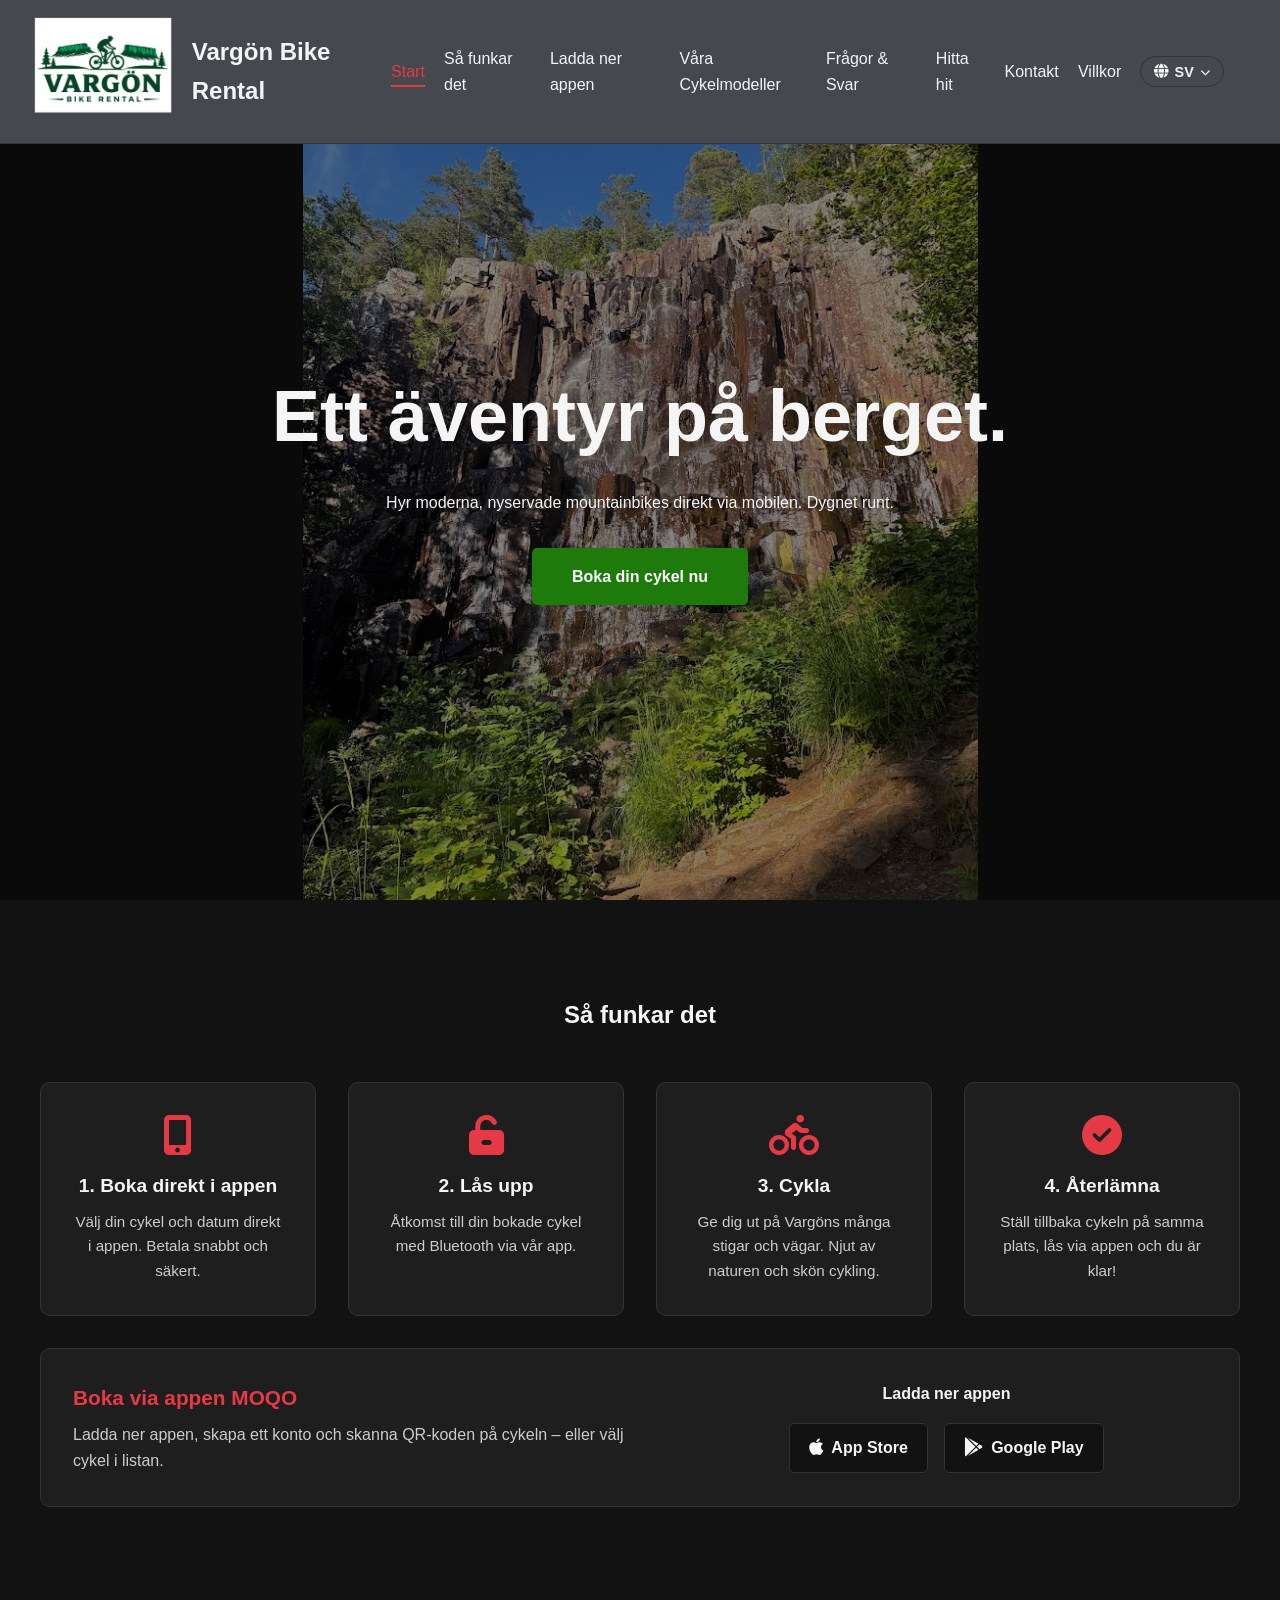
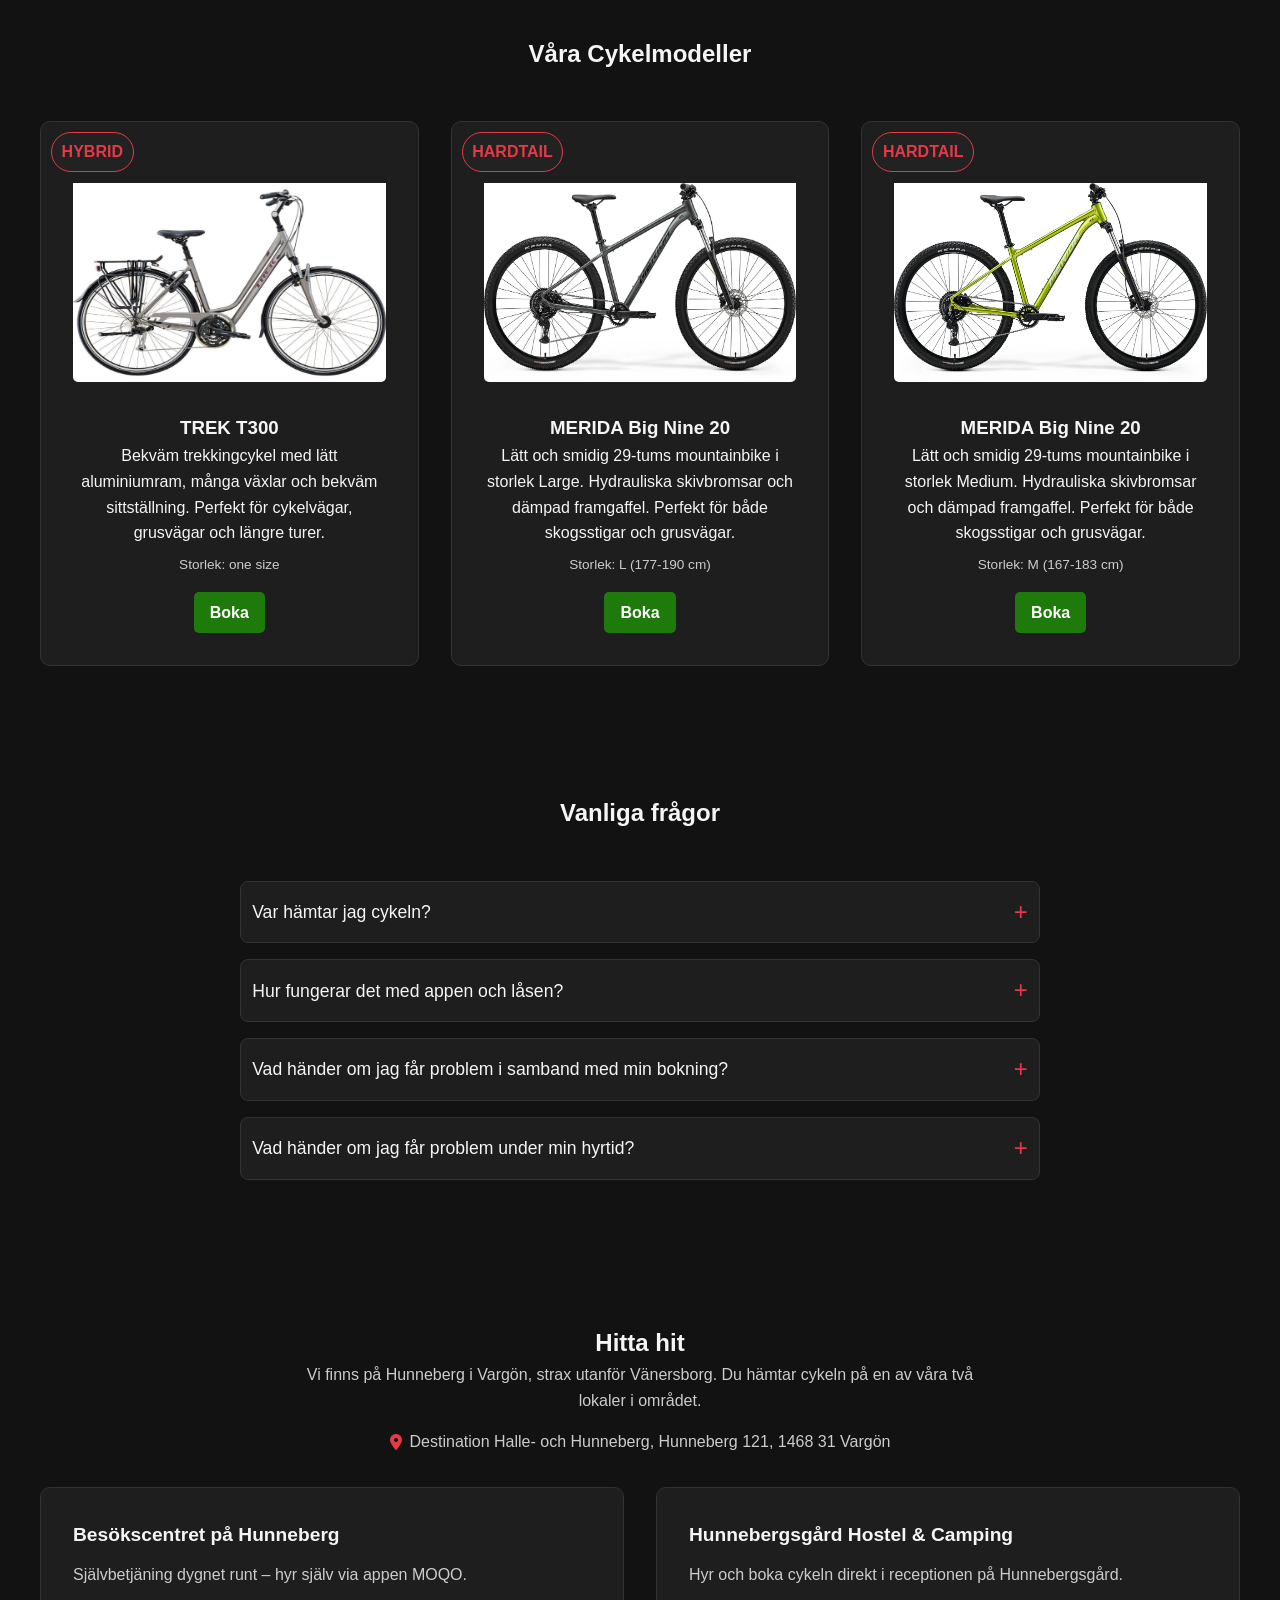
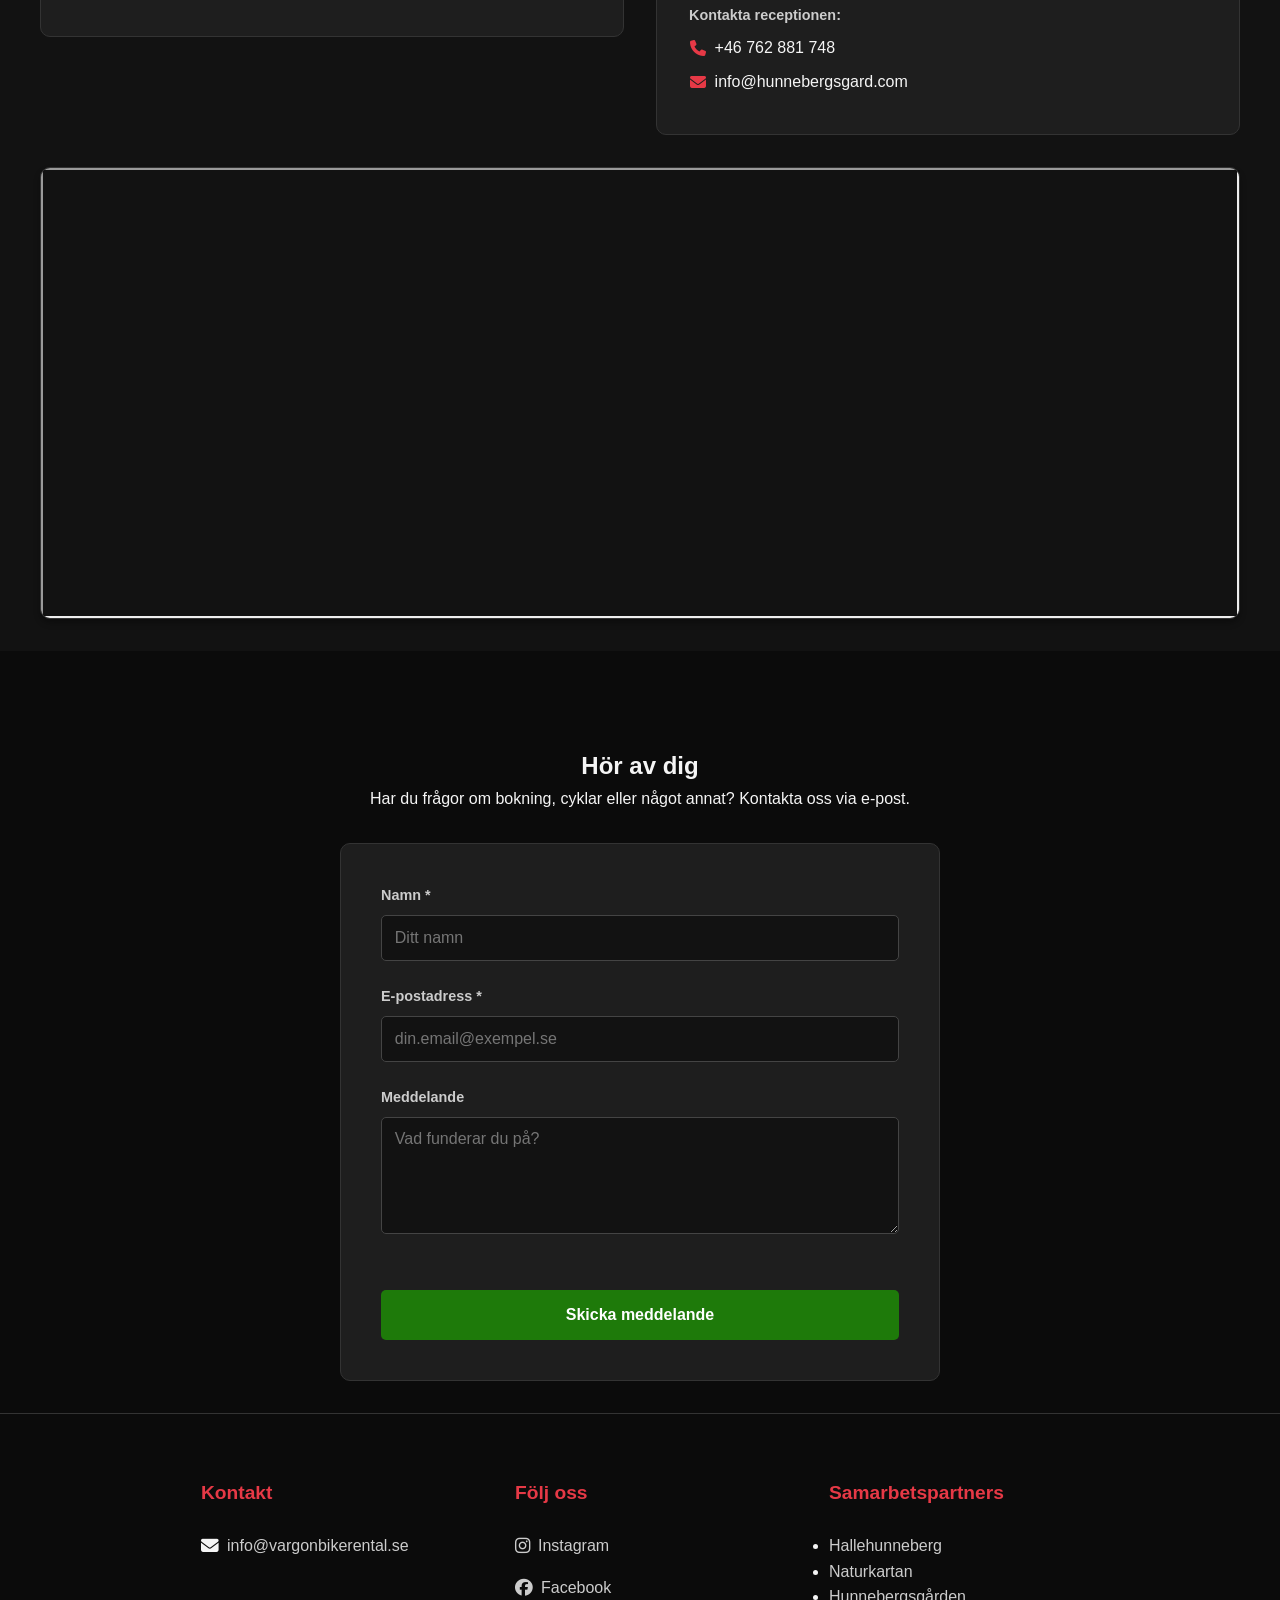
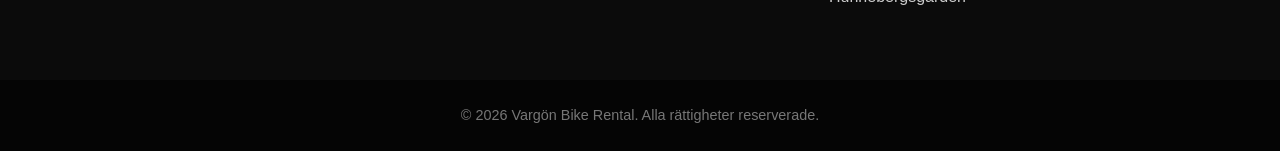
<file: index.html>
<!doctype html>
<html lang="sv">
  <head>
    <meta charset="UTF-8" />
    <meta name="viewport" content="width=device-width, initial-scale=1.0" />
    <title>Vargön Bike Rental</title>
    <link rel="stylesheet" href="style.css" />
    <link
      rel="stylesheet"
      href="https://cdnjs.cloudflare.com/ajax/libs/font-awesome/6.4.0/css/all.min.css"
    />
    <script src="main.js" defer></script>
  </head>
  <body>
    <header>
      <div class="logo">
        <a href="#hero"
          ><img
            class="logo-pic"
            src="public/bild.png"
            alt="Vargön Bike Rental logga"
        /></a>
        <p>Vargön Bike Rental</p>
      </div>

      <nav>
        <ul id="nav-menu">
          <li><a href="#hero" data-i18n="nav-start">Start</a></li>
          <li><a href="#how-it-works" data-i18n="nav-how">Så funkar det</a></li>
          <li>
            <a href="#booking-cta" data-i18n="nav-download">Ladda ner appen</a>
          </li>
          <li><a href="#bikes" data-i18n="nav-bikes">Våra Cykelmodeller</a></li>
          <li><a href="#faq" data-i18n="nav-faq">Frågor & Svar</a></li>
          <li><a href="#location" data-i18n="nav-location">Hitta hit</a></li>
          <li><a href="#contact" data-i18n="nav-contact">Kontakt</a></li>
          <li><a href="vilkor.html" data-i18n="nav-villkor">Villkor</a></li>

          <li class="nav-lang">
            <div class="lang-dropdown">
              <button id="lang-toggle" class="lang-btn">
                <i class="fa-solid fa-globe"></i>
                <span id="lang-text">SV</span>
                <i
                  class="fa-solid fa-chevron-down"
                  style="font-size: 0.7em"
                ></i>
              </button>

              <ul id="lang-menu" class="lang-menu">
                <li><a href="#" data-lang="sv">Svenska (SV)</a></li>
                <li><a href="#" data-lang="en">English (EN)</a></li>
                <li><a href="#" data-lang="de">Deutsch (DE)</a></li>
              </ul>
            </div>
          </li>
        </ul>
      </nav>
      <div class="hamburger" id="hamburger">
        <span class="bar"></span>
        <span class="bar"></span>
        <span class="bar"></span>
      </div>
    </header>

    <section id="hero">
      <h1 data-i18n="hero-title">Ett äventyr på berget.</h1>
      <p data-i18n="hero-desc">
        Hyr moderna, nyservade mountainbikes direkt via mobilen. Dygnet runt.
      </p>
      <a href="#booking-cta" class="btn" data-i18n="hero-btn"
        >Boka din cykel nu</a
      >
    </section>

    <section id="how-it-works">
      <h2 data-i18n="how-title">Så funkar det</h2>

      <div class="steps-grid">
        <div class="step-card">
          <i class="fa-solid fa-mobile-screen-button step-icon"></i>
          <h3 data-i18n="how-step1">1. Boka direkt i appen</h3>
          <p data-i18n="how-step1-desc">
            Välj din cykel och datum direkt i appen. Betala snabbt och säkert.
          </p>
        </div>

        <div class="step-card">
          <i class="fa-solid fa-unlock-keyhole step-icon"></i>
          <h3 data-i18n="how-step2">2. Lås upp</h3>
          <p data-i18n="how-step2-desc">
            Åtkomst till din bokade cykel med Bluetooth via vår app.
          </p>
        </div>

        <div class="step-card">
          <i class="fa-solid fa-person-biking step-icon"></i>
          <h3 data-i18n="how-step3">3. Cykla</h3>
          <p data-i18n="how-step3-desc">
            Ge dig ut på Vargöns många stigar och vägar. Njut av naturen och
            skön cykling.
          </p>
        </div>

        <div class="step-card">
          <i class="fa-solid fa-circle-check step-icon"></i>
          <h3 data-i18n="how-step4">4. Återlämna</h3>
          <p data-i18n="how-step4-desc">
            Ställ tillbaka cykeln på samma plats, lås via appen och du är klar!
          </p>
        </div>
      </div>

      <div class="booking-cta" id="booking-cta">
        <div class="booking-cta-text">
          <h3 data-i18n="how-book-title">Boka via appen MOQO</h3>
          <p data-i18n="how-book-desc">
            Ladda ner appen, skapa ett konto och skanna QR-koden på cykeln –
            eller välj cykel i listan.
          </p>
        </div>
        <div class="app-download">
          <h3 class="app-download-title" data-i18n="download-title">
            Ladda ner appen
          </h3>
          <div class="app-buttons">
            <a
              class="app-btn"
              href="https://apps.apple.com/se/app/moqo/id1385011262"
              target="_blank"
              rel="noopener noreferrer"
            >
              <i class="fa-brands fa-apple"></i> App Store
            </a>
            <a
              class="app-btn"
              href="https://play.google.com/store/apps/details?id=de.moqo.work&hl=sv"
              target="_blank"
              rel="noopener noreferrer"
            >
              <i class="fa-brands fa-google-play"></i> Google Play
            </a>
          </div>
        </div>
      </div>
    </section>

    <section id="bikes">
      <h2 data-i18n="bikes-title">Våra Cykelmodeller</h2>
      <!-- <p data-i18n="bikes-desc">Vi har 8 grymma cyklar redo för stigarna.</p> -->

      <div class="bike-grid" id="bike-grid"></div>
    </section>

    <!-- Frågor & Svar -->
    <section id="faq">
      <h2 data-i18n="faq-title">Vanliga frågor</h2>

      <div class="faq-container">
        <details>
          <summary data-i18n="faq-question1">Var hämtar jag cykeln?</summary>
          <div class="faq-answer">
            <p data-i18n="faq-answer1">
              Cyklarna står uppställda på Bergagården på Hunneberg, nedanför
              entrén till Besökscentret.
            </p>
            <p class="faq-address">
              Destination Halle- och Hunneberg<br />
              Hunneberg 121<br />
              1468 31 Vargön
            </p>
          </div>
        </details>

        <details>
          <summary data-i18n="faq-question2">
            Hur fungerar det med appen och låsen?
          </summary>
          <div class="faq-answer">
            <p data-i18n="faq-answer2">
              När du har bokat får du en länk för att ladda ner vår app. När du
              är framme vid cykeln använder du appen för att låsa upp det smarta
              låset via Bluetooth. Enkelt och helt kontaktlöst!
            </p>
            <p class="faq-guide-intro" data-i18n="faq-guide-intro">
              Följ vår guide:
            </p>
            <a
              class="faq-doc-link"
              href="public/manual-lanecyklar-vargon-bike-rental.pdf"
              target="_blank"
              rel="noopener noreferrer"
              data-i18n-href="faq-guide-file"
            >
              <i class="fa-solid fa-file-pdf"></i>
              <span data-i18n="faq-guide-label">Manual – lånecyklar</span>
            </a>
          </div>
        </details>

        <details>
          <summary data-i18n="faq-question3">
            Vad händer om jag får problem i samband med min bokning?
          </summary>
          <div class="faq-answer">
            <p data-i18n="faq-answer3">
              Skicka oss ett mail så hjälper vi dig.
            </p>
          </div>
        </details>

        <details>
          <summary data-i18n="faq-question5">
            Vad händer om jag får problem under min hyrtid?
          </summary>
          <div class="faq-answer">
            <details class="faq-sub">
              <summary data-i18n="faq5-sub1-q">
                Jag har fått ett problem i starten av min hyrtid som utgör ett
                hinder för att komma iväg
              </summary>
              <p data-i18n="faq5-sub1-a">
                Ring något av telefonnumren som du finner på cykelstyret.
              </p>
            </details>

            <details class="faq-sub">
              <summary data-i18n="faq5-sub2-q">
                Jag har fått ett problem som skyndsamt behöver åtgärdas
              </summary>
              <p data-i18n="faq5-sub2-a">Rapportera problemet i appen.</p>
            </details>

            <details class="faq-sub">
              <summary data-i18n="faq5-sub3-q">
                Jag har fått ett problem som akut behöver åtgärdas
              </summary>
              <p data-i18n="faq5-sub3-a">
                Ring något av telefonnumren som du finner på cykelstyret.
              </p>
            </details>

            <details class="faq-sub">
              <summary data-i18n="faq5-sub4-q">
                Jag har fått problem och kan inte ta mig tillbaka till
                upphämtningsplatsen
              </summary>
              <p data-i18n="faq5-sub4-a">
                Ring något av telefonnumren som du finner på cykelstyret.
              </p>
            </details>
          </div>
        </details>
      </div>
    </section>

    <section id="location">
      <h2 data-i18n="location-title">Hitta hit</h2>
      <p
        data-i18n="location-intro"
        style="
          margin-bottom: 1rem;
          color: var(--text-muted);
          text-align: center;
          max-width: 700px;
        "
      >
        Vi finns på Hunneberg i Vargön, strax utanför Vänersborg. Du hämtar
        cykeln på en av våra två lokaler i området.
      </p>
      <p class="location-address">
        <i class="fa-solid fa-location-dot"></i>
        Destination Halle- och Hunneberg, Hunneberg 121, 1468 31 Vargön
      </p>

      <div class="location-grid">
        <!-- Lokal 1: Besökscentret (självbetjäning via appen) -->
        <div class="location-card">
          <!-- <p class="location-tag" data-i18n="location-badge-app">
            Boka i appen
          </p> -->
          <h3>Besökscentret på Hunneberg</h3>
          <p class="location-desc-text" data-i18n="location1-desc">
            Självbetjäning dygnet runt – hyr själv via appen MOQO.
          </p>
        </div>

        <!-- Lokal 2: Hunnebergsgård (bokning via receptionen) -->
        <div class="location-card">
          <!-- <p class="location-tag" data-i18n="location-badge-reception">
            Boka i receptionen
          </p> -->
          <h3>Hunnebergsgård Hostel &amp; Camping</h3>
          <p class="location-desc-text" data-i18n="location2-desc">
            Hyr och boka cykeln direkt i receptionen på Hunnebergsgård.
          </p>

          <p class="location-label" data-i18n="location2-how">
            Kontakta receptionen:
          </p>
          <div class="location-contact">
            <p>
              <i class="fa-solid fa-phone"></i>
              <a href="tel:+46762881748">+46 762 881 748</a>
            </p>
            <p>
              <i class="fa-solid fa-envelope"></i>
              <a href="mailto:info@hunnebergsgard.com"
                >info@hunnebergsgard.com</a
              >
            </p>
          </div>
        </div>
      </div>

      <div class="map-container">
        <iframe
          id="map"
          src="https://www.google.com/maps/embed?pb=!1m14!1m12!1m3!1d943.9028123302743!2d12.430506090693225!3d58.34672899799437!2m3!1f0!2f0!3f0!3m2!1i1024!2i768!4f13.1!5e1!3m2!1ssv!2sse!4v1781738205850!5m2!1ssv!2sse"
          allowfullscreen=""
          loading="lazy"
          referrerpolicy="no-referrer-when-downgrade"
        ></iframe>
      </div>
    </section>
    <section id="contact">
      <h2 data-i18n="contact-title">Hör av dig</h2>
      <p data-i18n="contact-desc" id="contact-description">
        Har du frågor om bokning, cyklar eller något annat? Kontakta oss via
        e-post.
      </p>

      <form id="contact-form" action="" method="POST">
        <div class="form-group">
          <label for="name" data-i18n="contact-name">Namn *</label>
          <input
            type="text"
            id="name"
            name="name"
            required
            data-i18n-placeholder="contact-name-placeholder"
            placeholder="Ditt namn"
          />
        </div>

        <div class="form-group">
          <label for="email" data-i18n="contact-email">E-postadress *</label>
          <input
            type="email"
            id="email"
            name="email"
            required
            data-i18n-placeholder="contact-email-placeholder"
            placeholder="din.email@exempel.se"
          />
        </div>

        <div class="form-group">
          <label for="message" data-i18n="contact-message">Meddelande</label>
          <textarea
            id="message"
            name="message"
            rows="5"
            required
            data-i18n-placeholder="contact-message-placeholder"
            placeholder="Vad funderar du på?"
          ></textarea>
        </div>

        <button type="submit" class="btn form-btn" data-i18n="contact-submit">
          Skicka meddelande
        </button>
      </form>
    </section>

    <footer>
      <div class="footer-container">
        <!-- <div class="footer-col">
          <h3>Vargön Bike Rental</h3>
          <p>
            Din lokala cykeluthyrning. Vi gör det enkelt att uppleva naturen på
            två hjul med modern utrustning och smarta lösningar.
          </p>
        </div> -->

        <div class="footer-col">
          <h3 data-i18n="footer-contact-title">Kontakt</h3>
          <!-- <p>
            <i class="fa-solid fa-location-dot"></i> Hunneberg 123, <br />468 31
            Vargön
          </p>
          <p>
            <i class="fa-solid fa-phone"></i>
            <a href="tel:+46701234567">070-123 45 67</a>
          </p> -->
          <p>
            <i class="fa-solid fa-envelope"></i>
            <a href="mailto:info@vargonbikerental.se"
              >info@vargonbikerental.se</a
            >
          </p>
        </div>

        <div class="footer-col">
          <h3 data-i18n="footer-follow-title">Följ oss</h3>
          <a
            href="https://www.instagram.com/vargonbikerental"
            class="social-link"
            target="_blank"
            rel="noopener noreferrer"
            ><i class="fa-brands fa-instagram"></i> Instagram</a
          >
          <a
            href="https://facebook.com/share/1H1xtr79dV"
            class="social-link"
            target="_blank"
            rel="noopener noreferrer"
            ><i class="fa-brands fa-facebook"></i> Facebook</a
          >
        </div>

        <div class="footer-col">
          <h3 data-i18n="footer-partners-title">Samarbetspartners</h3>
          <ul>
            <li>
              <a
                href="https://hallehunneberg.se"
                target="_blank"
                rel="noopener noreferrer"
                >Hallehunneberg</a
              >
            </li>
            <li>
              <a
                href="https://www.naturkartan.se"
                target="_blank"
                rel="noopener noreferrer"
                >Naturkartan</a
              >
            </li>
            <li>
              <a
                href="https://www.hunnebergsgard.com"
                target="_blank"
                rel="noopener noreferrer"
                >Hunnebergsgården</a
              >
            </li>
          </ul>
        </div>
      </div>
      <div class="footer-bottom">
        <p data-i18n="footer-copyright">
          &copy; 2026 Vargön Bike Rental. Alla rättigheter reserverade.
        </p>
      </div>
    </footer>
  </body>
</html>
</file>
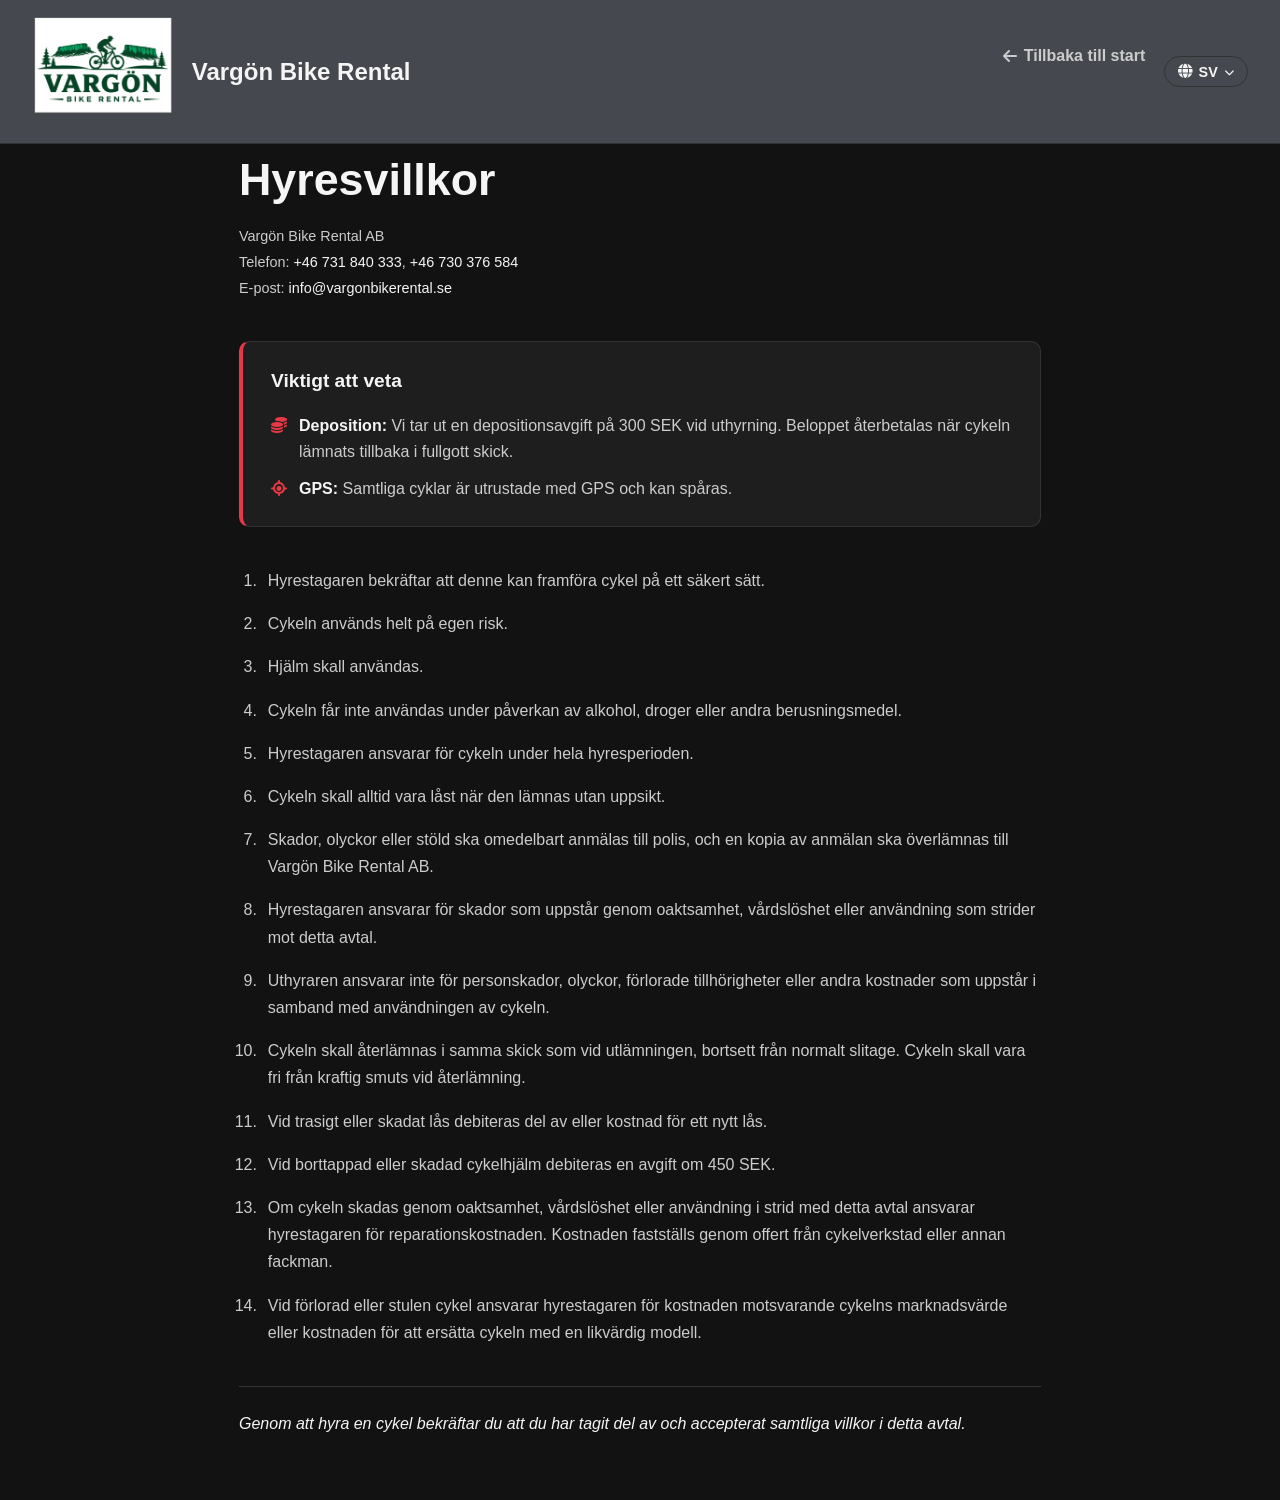
<file: Vilkor.html>
<!doctype html>
<html lang="sv">
  <head>
    <meta charset="UTF-8" />
    <meta name="viewport" content="width=device-width, initial-scale=1.0" />
    <title>Hyresvillkor – Vargön Bike Rental</title>
    <link rel="stylesheet" href="style.css" />
    <link
      rel="stylesheet"
      href="https://cdnjs.cloudflare.com/ajax/libs/font-awesome/6.4.0/css/all.min.css"
    />
    <style>
      /* Sidspecifik styling för villkorssidan */
      .terms-page {
        max-width: 850px;
        margin: 0 auto;
        padding: 9rem 1.5rem 4rem;
      }

      .terms-back {
        display: inline-flex;
        align-items: center;
        gap: 0.4rem;
        color: var(--text-muted);
        text-decoration: none;
        font-weight: 600;
        margin-bottom: 2rem;
        transition: color 0.3s;
      }
      .terms-back:hover {
        color: var(--primary-color);
      }

      .terms-page h1 {
        font-size: clamp(2rem, 4vw + 1rem, 2.8rem);
        margin-bottom: 0.5rem;
      }

      .terms-contact {
        color: var(--text-muted);
        font-size: 0.9rem;
        margin-bottom: 2.5rem;
        line-height: 1.8;
      }
      .terms-contact a {
        color: var(--text-color);
        text-decoration: none;
      }
      .terms-contact a:hover {
        color: var(--primary-color);
      }

      /* Highlight-ruta för deposition + GPS */
      .terms-box {
        background-color: var(--card-bg);
        border: 1px solid var(--border-color);
        border-left: 4px solid var(--primary-color);
        border-radius: var(--border-radius-lg);
        padding: 1.5rem 1.75rem;
        margin-bottom: 2.5rem;
      }
      .terms-box h2 {
        font-size: 1.2rem;
        margin-bottom: 1rem;
      }
      .terms-box p {
        color: var(--text-muted);
        margin-bottom: 0.75rem;
        display: flex;
        gap: 0.75rem;
      }
      .terms-box p:last-child {
        margin-bottom: 0;
      }
      .terms-box i {
        color: var(--primary-color);
        margin-top: 0.25rem;
      }
      .terms-box strong {
        color: var(--text-color);
      }

      .terms-list {
        padding-left: 1.4rem;
        margin-bottom: 2.5rem;
      }
      .terms-list li {
        margin-bottom: 1rem;
        color: var(--text-muted);
        line-height: 1.7;
        padding-left: 0.4rem;
      }

      .terms-accept {
        font-style: italic;
        color: var(--text-color);
        border-top: 1px solid var(--border-color);
        padding-top: 1.5rem;
      }

      /* Språkblock: visa bara det aktiva */
      .lang-block {
        display: none;
      }
      .lang-block.active {
        display: block;
      }

      /* Enklare header på undersidan */
      .subpage-header nav {
        margin-right: 0;
      }
      @media (max-width: 800px) {
        .subpage-header .logo p {
          font-size: 1.1rem;
        }
        .terms-page {
          padding-top: 8rem;
        }
      }
    </style>
  </head>
  <body>
    <header class="subpage-header">
      <div class="logo">
        <a href="index.html#hero"
          ><img
            class="logo-pic"
            src="public/bild.png"
            alt="Vargön Bike Rental logga"
        /></a>
        <p>Vargön Bike Rental</p>
      </div>

      <nav>
        <ul id="nav-menu">
          <li>
            <a href="index.html#hero" class="terms-back" id="back-link">
              <i class="fa-solid fa-arrow-left"></i>
              <span>Tillbaka till start</span>
            </a>
          </li>
          <li class="nav-lang">
            <div class="lang-dropdown">
              <button id="lang-toggle" class="lang-btn">
                <i class="fa-solid fa-globe"></i>
                <span id="lang-text">SV</span>
                <i
                  class="fa-solid fa-chevron-down"
                  style="font-size: 0.7em"
                ></i>
              </button>
              <ul id="lang-menu" class="lang-menu">
                <li><a href="#" data-lang="sv">Svenska (SV)</a></li>
                <li><a href="#" data-lang="en">English (EN)</a></li>
                <li><a href="#" data-lang="de">Deutsch (DE)</a></li>
              </ul>
            </div>
          </li>
        </ul>
      </nav>
    </header>

    <main class="terms-page">
      <!-- ============ SVENSKA ============ -->
      <div class="lang-block active" data-block="sv">
        <h1>Hyresvillkor</h1>
        <p class="terms-contact">
          Vargön Bike Rental AB<br />
          Telefon: <a href="tel:+46731840333">+46 731 840 333</a>,
          <a href="tel:+46730376584">+46 730 376 584</a><br />
          E-post:
          <a href="mailto:info@vargonbikerental.se">info@vargonbikerental.se</a>
        </p>

        <div class="terms-box">
          <h2>Viktigt att veta</h2>
          <p>
            <i class="fa-solid fa-coins"></i>
            <span
              ><strong>Deposition:</strong> Vi tar ut en depositionsavgift på
              300 SEK vid uthyrning. Beloppet återbetalas när cykeln lämnats
              tillbaka i fullgott skick.</span
            >
          </p>
          <p>
            <i class="fa-solid fa-location-crosshairs"></i>
            <span
              ><strong>GPS:</strong> Samtliga cyklar är utrustade med GPS och
              kan spåras.</span
            >
          </p>
        </div>

        <ol class="terms-list">
          <li>
            Hyrestagaren bekräftar att denne kan framföra cykel på ett säkert
            sätt.
          </li>
          <li>Cykeln används helt på egen risk.</li>
          <li>Hjälm skall användas.</li>
          <li>
            Cykeln får inte användas under påverkan av alkohol, droger eller
            andra berusningsmedel.
          </li>
          <li>Hyrestagaren ansvarar för cykeln under hela hyresperioden.</li>
          <li>Cykeln skall alltid vara låst när den lämnas utan uppsikt.</li>
          <li>
            Skador, olyckor eller stöld ska omedelbart anmälas till polis, och
            en kopia av anmälan ska överlämnas till Vargön Bike Rental AB.
          </li>
          <li>
            Hyrestagaren ansvarar för skador som uppstår genom oaktsamhet,
            vårdslöshet eller användning som strider mot detta avtal.
          </li>
          <li>
            Uthyraren ansvarar inte för personskador, olyckor, förlorade
            tillhörigheter eller andra kostnader som uppstår i samband med
            användningen av cykeln.
          </li>
          <li>
            Cykeln skall återlämnas i samma skick som vid utlämningen, bortsett
            från normalt slitage. Cykeln skall vara fri från kraftig smuts vid
            återlämning.
          </li>
          <li>
            Vid trasigt eller skadat lås debiteras del av eller kostnad för ett
            nytt lås.
          </li>
          <li>
            Vid borttappad eller skadad cykelhjälm debiteras en avgift om 450
            SEK.
          </li>
          <li>
            Om cykeln skadas genom oaktsamhet, vårdslöshet eller användning i
            strid med detta avtal ansvarar hyrestagaren för
            reparationskostnaden. Kostnaden fastställs genom offert från
            cykelverkstad eller annan fackman.
          </li>
          <li>
            Vid förlorad eller stulen cykel ansvarar hyrestagaren för kostnaden
            motsvarande cykelns marknadsvärde eller kostnaden för att ersätta
            cykeln med en likvärdig modell.
          </li>
        </ol>

        <p class="terms-accept">
          Genom att hyra en cykel bekräftar du att du har tagit del av och
          accepterat samtliga villkor i detta avtal.
        </p>
      </div>

      <!-- ============ ENGLISH ============ -->
      <div class="lang-block" data-block="en">
        <h1>Rental terms</h1>
        <p class="terms-contact">
          Vargön Bike Rental AB<br />
          Phone: <a href="tel:+46731840333">+46 731 840 333</a>,
          <a href="tel:+46730376584">+46 730 376 584</a><br />
          Email:
          <a href="mailto:info@vargonbikerental.se">info@vargonbikerental.se</a>
        </p>

        <div class="terms-box">
          <h2>Good to know</h2>
          <p>
            <i class="fa-solid fa-coins"></i>
            <span
              ><strong>Deposit:</strong> A deposit of 300 SEK is charged when
              you rent. The amount is refunded once the bicycle has been
              returned in good condition.</span
            >
          </p>
          <p>
            <i class="fa-solid fa-location-crosshairs"></i>
            <span
              ><strong>GPS:</strong> All bicycles are equipped with GPS and can
              be tracked.</span
            >
          </p>
        </div>

        <ol class="terms-list">
          <li>
            The renter confirms that they are able to ride a bicycle safely.
          </li>
          <li>The bicycle is used entirely at the renter's own risk.</li>
          <li>A helmet must be worn.</li>
          <li>
            The bicycle must not be used under the influence of alcohol, drugs
            or other intoxicating substances.
          </li>
          <li>
            The renter is responsible for the bicycle during the entire rental
            period.
          </li>
          <li>The bicycle must always be locked when left unattended.</li>
          <li>
            Damage, accidents or theft must be reported immediately to the
            police, and a copy of the report must be provided to Vargön Bike
            Rental AB.
          </li>
          <li>
            The renter is responsible for damage caused by negligence,
            carelessness or use contrary to this agreement.
          </li>
          <li>
            The rental company is not responsible for personal injuries,
            accidents, lost belongings or other costs arising in connection with
            the use of the bicycle.
          </li>
          <li>
            The bicycle must be returned in the same condition as when handed
            over, except for normal wear and tear. The bicycle must be free from
            heavy dirt when returned.
          </li>
          <li>If the key is lost, a fee of 200 SEK will be charged.</li>
          <li>
            If the bicycle lock is lost or damaged, a fee of 400 SEK will be
            charged.
          </li>
          <li>
            If the bicycle helmet is lost or damaged, a fee of 450 SEK will be
            charged.
          </li>
          <li>
            If the bicycle is damaged through negligence, carelessness or use
            contrary to this agreement, the renter is responsible for the repair
            cost. The cost is determined by a quotation from a bicycle workshop
            or another qualified professional.
          </li>
          <li>
            If the bicycle is lost or stolen, the renter is responsible for the
            cost corresponding to the bicycle's market value or the cost of
            replacing the bicycle with an equivalent model.
          </li>
        </ol>

        <p class="terms-accept">
          By renting a bicycle, you confirm that you have read and accepted all
          the terms and conditions of this agreement.
        </p>
      </div>

      <!-- ============ DEUTSCH ============ -->
      <div class="lang-block" data-block="de">
        <h1>Mietbedingungen</h1>
        <p class="terms-contact">
          Vargön Bike Rental AB<br />
          Telefon: <a href="tel:+46731840333">+46 731 840 333</a>,
          <a href="tel:+46730376584">+46 730 376 584</a><br />
          E-Mail:
          <a href="mailto:info@vargonbikerental.se">info@vargonbikerental.se</a>
        </p>

        <div class="terms-box">
          <h2>Wichtig zu wissen</h2>
          <p>
            <i class="fa-solid fa-coins"></i>
            <span
              ><strong>Kaution:</strong> Bei der Anmietung wird eine Kaution von
              300 SEK erhoben. Der Betrag wird zurückerstattet, sobald das
              Fahrrad in einwandfreiem Zustand zurückgegeben wurde.</span
            >
          </p>
          <p>
            <i class="fa-solid fa-location-crosshairs"></i>
            <span
              ><strong>GPS:</strong> Alle Fahrräder sind mit GPS ausgestattet
              und können geortet werden.</span
            >
          </p>
        </div>

        <ol class="terms-list">
          <li>Der Mieter bestätigt, dass er ein Fahrrad sicher fahren kann.</li>
          <li>
            Die Benutzung des Fahrrads erfolgt ausschließlich auf eigene Gefahr.
          </li>
          <li>Das Tragen eines Helms ist verpflichtend.</li>
          <li>
            Das Fahrrad darf nicht unter dem Einfluss von Alkohol, Drogen oder
            anderen berauschenden Mitteln benutzt werden.
          </li>
          <li>
            Der Mieter ist während der gesamten Mietdauer für das Fahrrad
            verantwortlich.
          </li>
          <li>
            Das Fahrrad muss stets abgeschlossen werden, wenn es unbeaufsichtigt
            abgestellt wird.
          </li>
          <li>
            Schäden, Unfälle oder Diebstahl sind unverzüglich der Polizei zu
            melden, und eine Kopie der Anzeige ist an Vargön Bike Rental AB zu
            übergeben.
          </li>
          <li>
            Der Mieter haftet für Schäden, die durch Fahrlässigkeit,
            unsachgemäße Behandlung oder eine Nutzung entgegen diesem Vertrag
            entstehen.
          </li>
          <li>
            Der Vermieter haftet nicht für Personenschäden, Unfälle, verlorene
            Gegenstände oder sonstige Kosten, die im Zusammenhang mit der
            Nutzung des Fahrrads entstehen.
          </li>
          <li>
            Das Fahrrad ist in demselben Zustand zurückzugeben, in dem es
            übernommen wurde, abgesehen von normalem Verschleiß. Bei der
            Rückgabe muss das Fahrrad frei von starker Verschmutzung sein.
          </li>
          <li>
            Bei Verlust des Schlüssels wird eine Gebühr von 200 SEK berechnet.
          </li>
          <li>
            Bei Verlust oder Beschädigung des Fahrradschlosses wird eine Gebühr
            von 400 SEK berechnet.
          </li>
          <li>
            Bei Verlust oder Beschädigung des Fahrradhelms wird eine Gebühr von
            450 SEK berechnet.
          </li>
          <li>
            Wird das Fahrrad durch Fahrlässigkeit, unsachgemäße Behandlung oder
            eine Nutzung entgegen diesem Vertrag beschädigt, trägt der Mieter
            die Reparaturkosten. Die Kosten werden anhand eines
            Kostenvoranschlags einer Fahrradwerkstatt oder eines anderen
            Fachbetriebs festgelegt.
          </li>
          <li>
            Bei Verlust oder Diebstahl des Fahrrads haftet der Mieter für die
            Kosten in Höhe des Marktwerts des Fahrrads oder für die Kosten der
            Ersatzbeschaffung eines gleichwertigen Modells.
          </li>
        </ol>

        <p class="terms-accept">
          Mit der Anmietung eines Fahrrads bestätigst du, dass du alle
          Bedingungen dieser Vereinbarung gelesen hast und akzeptierst.
        </p>
      </div>
    </main>

    <script>
      // Etiketter som ligger utanför språkblocken (tillbaka-länken)
      const backLabels = {
        sv: "Tillbaka till start",
        en: "Back to start",
        de: "Zurück zur Startseite",
      };

      const langToggleBtn = document.getElementById("lang-toggle");
      const langMenu = document.getElementById("lang-menu");
      const langText = document.getElementById("lang-text");
      const backText = document.querySelector("#back-link span");
      const blocks = document.querySelectorAll(".lang-block");

      // Öppna/stäng språkmenyn
      langToggleBtn.addEventListener("click", (e) => {
        e.stopPropagation();
        langMenu.classList.toggle("show");
      });

      // Byt språk = visa rätt block
      document.querySelectorAll(".lang-menu a").forEach((option) => {
        option.addEventListener("click", (e) => {
          e.preventDefault();
          const lang = option.getAttribute("data-lang");

          blocks.forEach((block) => {
            block.classList.toggle(
              "active",
              block.getAttribute("data-block") === lang,
            );
          });

          langText.innerText = lang.toUpperCase();
          if (backText) backText.innerText = backLabels[lang];
          document.documentElement.lang = lang;
          langMenu.classList.remove("show");
        });
      });

      // Stäng menyn vid klick utanför
      document.addEventListener("click", (e) => {
        if (!langToggleBtn.contains(e.target) && !langMenu.contains(e.target)) {
          langMenu.classList.remove("show");
        }
      });
    </script>
  </body>
</html>
</file>
<file: style.css>
/* ==========================================
   TEMA-INSTÄLLNINGAR (ÄNDRA DETTA HÄR!)
   ========================================== */
:root {
  /* Färger */
  --bg-color: #121212;
  --bg-alt-color: #0b0b0b; /* För sektioner som ska sticka ut lite (ex. kontakt, footer) */
  --card-bg: #1e1e1e;
  --text-color: #f5f5f5;
  --text-muted: #cccccc; /* Grå text för brödtext/ikoner */
  --primary-color: #e63946; /* Din röda accentfärg */
  --border-color: #333;
  --nav-color: rgb(69, 72, 78); /* För navigationens bakgrundsfärg */
  --nav-link-color: #f5f5f5; /* För navigationens länkar */
  --logo-color: #f5f5f5; /* För logotypen */
  --button-color: #1e7a0a; /* För knappar */
  --button-hover-color: #145207;

  /* Typografi */
  --font-main: "Segoe UI", Tahoma, Geneva, Verdana, sans-serif;

  /* Layout & Former */
  --border-radius-sm: 5px; /* Knappar och inputs */
  --border-radius-lg: 10px; /* Kort och stora rutor */
  --max-width: 1200px; /* Hur bred sidan får bli på stora skärmar */

  /* Höjden på den fasta headern - används för att ankarlänkar (#booking-cta
     m.fl.) inte ska hamna gömda bakom den. Justeras för mobil längre ner. */
  --header-height: 132px;
}

/* ==========================================
   GRUNDINSTÄLLNINGAR
   ========================================== */
* {
  box-sizing: border-box;
  margin: 0;
  padding: 0;
  font-family: var(--font-main);
}

html {
  scroll-behavior: smooth;
}

body {
  background-color: var(--bg-color);
  color: var(--text-color);
  line-height: 1.6;
}

section {
  padding: 6rem 2rem 2rem;
  display: flex;
  flex-direction: column;
  align-items: center;
  /* Gör att ankarlänkar i menyn stannar under headern istället för bakom den */
  scroll-margin-top: var(--header-height);
}

/* Allmänna knappar */
.btn {
  display: inline-block;
  background-color: var(--button-color);
  color: white;
  padding: 1rem 2.5rem;
  text-decoration: none;
  font-weight: bold;
  border-radius: var(--border-radius-sm);
  margin-top: 2rem;
  transition:
    transform 0.2s,
    background 0.3s;
}

.btn:hover {
  background-color: var(--button-hover-color); /* Något mörkare grönt */
  transform: scale(1.05);
}

/* ==========================================
   HEADER & NAVIGATION
   ========================================== */
header {
  position: fixed;
  top: 0;
  width: 100%;
  background-color: var(--nav-color);
  padding: 1rem 2rem;
  display: flex;
  justify-content: space-between;
  align-items: center;
  z-index: 1000;
  border-bottom: 1px solid var(--border-color);
}

/* 1. Trycker menyn hela vägen till höger */
header nav {
  margin-left: auto;
  margin-right: 1.5rem; /* Skapar lite luft mellan menyn och språkknappen */
}

.logo-pic {
  height: 100px;
  width: auto;
  /* border-radius: 10%; */
  object-fit: cover;
  margin-right: 0.5rem;
}

.logo {
  display: flex;
  align-items: center; /* Centrerar texten vertikalt i förhållande till bilden */
  gap: 10px; /* Ger ett snyggt avstånd mellan bilden och texten */

  font-size: 1.5rem;
  font-weight: bold;
  color: var(--logo-color);
}

nav ul {
  list-style: none;
  display: flex;
  gap: 1.2rem;
  align-items: center;
}

nav a {
  color: var(--nav-link-color);
  text-decoration: none;
  font-weight: 500;
  transition: color 0.3s;
}

nav a.active {
  color: var(--primary-color);
  border-bottom: 2px solid var(--primary-color);
  padding-bottom: 5px;
}

nav a:hover {
  color: var(--primary-color);
}

/* Val av språk dropdown */
.lang-dropdown {
  position: relative; /* Viktigt för att listan ska hamna rätt */
}

/* Själva rullgardinslistan (Dold som standard) */
.lang-menu {
  position: absolute;
  top: 120%; /* Placerar den strax under knappen */
  right: 0; /* Högerställer den mot knappen */
  background-color: var(--card-bg);
  border: 1px solid var(--border-color);
  border-radius: var(--border-radius-sm);
  list-style: none;
  min-width: 140px;
  display: none; /* Dold från start! */
  flex-direction: column;
  box-shadow: 0 4px 10px rgba(0, 0, 0, 0.5);
  overflow: hidden;
}

/* Klassen vi lägger till med JavaScript för att visa listan */
.lang-menu.show {
  display: flex;
  flex-direction: column;
}

/* Länkarna inuti listan */
.lang-menu li a {
  display: block;
  padding: 0.8rem 1rem;
  color: var(--text-color);
  text-decoration: none;
  font-size: 0.9rem;
  transition:
    background 0.2s,
    color 0.2s;
}

/* 2. Gör språkknappen snygg och modern */
.lang-btn {
  background: transparent;
  border: 1px solid var(--border-color);
  color: var(--text-color);
  padding: 0.4rem 0.8rem;
  border-radius: 20px;
  cursor: pointer;
  font-weight: 600;
  display: flex;
  align-items: center;
  gap: 0.4rem;
  transition: all 0.3s ease;
  font-size: 0.9rem;
}

.lang-btn:hover {
  border-color: var(--primary-color);
  color: var(--primary-color);
}

.lang-menu li a:hover {
  background-color: var(--bg-alt-color);
  color: var(--primary-color);
}

/* Hamburgermeny (Ikon) */
.hamburger {
  display: none;
  cursor: pointer;
  flex-direction: column;
  gap: 5px;
  z-index: 1001;
}

.hamburger .bar {
  width: 25px;
  height: 3px;
  background-color: var(--text-color);
  transition: all 0.6s ease;
}

/* ==========================================
   SEKTION 1: HERO
   ========================================== */
#hero {
  min-height: 100vh;
  justify-content: center;
  text-align: center;
  /* "contain" (istället för "cover") gör att hela bilden ryms utan att
     beskäras/zoomas in. "no-repeat" hindrar bilden från att upprepas i
     eventuellt tomrum, och background-color fyller i det tomrummet med
     sidans mörka temafärg istället för vitt/genomskinligt. */
  background:
    linear-gradient(rgba(0, 0, 0, 0.45), rgba(0, 0, 0, 0.45)),
    url("public/IMG_1284.jpg") center/contain no-repeat;
  background-color: var(--bg-color);
}

#hero h1 {
  font-size: clamp(2.5rem, 5vw + 1rem, 4.5rem);
  margin-bottom: 1rem;
}

/* ==========================================
   SEKTION 2: SÅ FUNKAR DET
   ========================================== */
.steps-grid {
  display: grid;
  /* Detta skapar 4 kolumner på stor skärm, men staplar dem på mobilen */
  grid-template-columns: repeat(auto-fit, minmax(200px, 1fr));
  gap: 2rem;
  width: 100%;
  max-width: var(--max-width);
  margin-top: 3rem;
}

.step-card {
  background-color: var(--card-bg);
  padding: 2rem;
  border-radius: var(--border-radius-lg);
  text-align: center;
  border: 1px solid var(--border-color);
  transition: transform 0.3s ease;
}

/* En liten sväv-effekt när man drar musen över stegen */
/* .step-card:hover {
  transform: translateY(-2px);
  border-color: var(--primary-color);
} */

.step-icon {
  font-size: 2.5rem;
  color: var(--primary-color);
  margin-bottom: 1rem;
}

.step-card h3 {
  margin-bottom: 0.5rem;
  font-size: 1.2rem;
}

.step-card p {
  color: var(--text-muted);
  font-size: 0.95rem;
}

/* Boka-via-appen-ruta under stegen */
.booking-cta {
  display: flex;
  flex-wrap: wrap;
  gap: 2rem;
  justify-content: space-between;
  align-items: center;
  width: 100%;
  max-width: var(--max-width);
  margin-top: 2rem;
  background-color: var(--card-bg);
  border: 1px solid var(--border-color);
  border-radius: var(--border-radius-lg);
  padding: 2rem;
  /* #booking-cta ligger mitt inne i sektionen "how-it-works", inte högst
     upp - utan denna hamnar rutan gömd bakom den fasta headern när man
     klickar på en "Boka"-knapp som länkar hit. */
  scroll-margin-top: var(--header-height);
}

.booking-cta-text {
  flex: 1 1 320px;
}

.booking-cta-text h3 {
  font-size: 1.3rem;
  margin-bottom: 0.5rem;
  color: var(--primary-color);
}

.booking-cta-text p {
  color: var(--text-muted);
}

.app-download {
  flex: 1 1 260px;
  text-align: center;
}

.app-download-title {
  font-size: 1rem;
  font-weight: 600;
  margin-bottom: 1rem;
  color: var(--text-color);
}

.app-buttons {
  display: flex;
  flex-wrap: wrap;
  gap: 1rem;
  justify-content: center;
}

.app-btn {
  display: inline-flex;
  align-items: center;
  gap: 0.5rem;
  padding: 0.7rem 1.2rem;
  background-color: var(--bg-color);
  border: 1px solid var(--border-color);
  border-radius: var(--border-radius-sm);
  color: var(--text-color);
  text-decoration: none;
  font-weight: 600;
  transition:
    border-color 0.3s,
    color 0.3s;
}

.app-btn:hover {
  border-color: var(--primary-color);
  color: var(--primary-color);
}

.app-btn i {
  font-size: 1.2rem;
}

/* ==========================================
   SEKTION 3: VÅRA CYKLAR
   ========================================== */
.bike-grid {
  display: grid;
  grid-template-columns: repeat(auto-fit, minmax(300px, 1fr));
  gap: 2rem;
  width: 100%;
  max-width: var(--max-width);
  margin-top: 3rem;
}

.bike-card {
  position: relative;
  background-color: var(--card-bg);
  padding: 2.5rem 2rem 2rem 2rem;
  border-radius: var(--border-radius-lg);
  text-align: center;
  border: 1px solid var(--border-color);
}

.bike-image {
  width: 100%;
  height: 220px;
  object-fit: fill;
  border-radius: var(--border-radius-sm);
  margin-bottom: 1.5rem;
  padding-top: 1.3rem;
}
.bike-badge {
  position: absolute;
  top: 10px;
  left: 10px;
  background-color: #222;
  border: 1px solid var(--primary-color);
  color: var(--primary-color);
  padding: 0.4rem 0.6rem;
  font-size: 1rem;
  font-weight: bold;
  border-radius: 20px;
  text-transform: uppercase;
}

/* ==========================================
   SEKTION 4: FAQ (FRÅGOR OCH SVAR)
   ========================================== */
.faq-container {
  width: 100%;
  max-width: 800px;
  margin-top: 3rem;
}

details {
  background-color: var(--card-bg);
  border: 1px solid var(--border-color);
  border-radius: 8px;
  margin-bottom: 1rem;
  overflow: hidden;
}

summary {
  padding: 0.7rem;
  font-size: 1.1rem;
  font-weight: 500;
  cursor: pointer;
  list-style: none;
  display: flex;
  justify-content: space-between;
  align-items: center;
}

summary::after {
  content: "+";
  font-size: 1.5rem;
  color: var(--primary-color);
  transition: transform 0.3s ease;
}

details[open] summary::after {
  transform: rotate(45deg);
}

summary::-webkit-details-marker {
  display: none;
}

.faq-answer {
  padding: 0 1.5rem 1.5rem 1.5rem;
  color: var(--text-muted);
  border-top: 1px solid var(--border-color);
  margin-top: 0.5rem;
  padding-top: 1.5rem;
}

.faq-address {
  margin-top: 0.75rem;
  color: var(--text-muted);
}

/* Länk till nedladdningsbar guide/manual i ett FAQ-svar */
.faq-guide-intro {
  margin-top: 0.75rem;
  font-weight: 600;
  color: var(--text-color);
}

.faq-doc-link {
  display: inline-flex;
  align-items: center;
  gap: 0.6rem;
  margin-top: 0.5rem;
  padding: 0.6rem 1rem;
  background-color: var(--bg-color);
  border: 1px solid var(--border-color);
  border-radius: var(--border-radius-sm);
  color: var(--text-color);
  text-decoration: none;
  font-weight: 600;
  transition:
    border-color 0.3s,
    color 0.3s;
}

.faq-doc-link:hover {
  border-color: var(--primary-color);
  color: var(--primary-color);
}

.faq-doc-link i {
  font-size: 1.3rem;
  color: var(--primary-color);
}

/* Nästlade frågor inuti ett FAQ-svar (t.ex. "Vad händer om jag får problem
   under min hyrtid?"), istället för att bara radbryta med <br /> */
.faq-answer details.faq-sub {
  background-color: var(--bg-color);
  border-color: var(--border-color);
  border-radius: var(--border-radius-sm);
  margin-bottom: 0.6rem;
}

.faq-answer details.faq-sub:last-child {
  margin-bottom: 0;
}

.faq-answer details.faq-sub summary {
  padding: 0.6rem 0.9rem;
  font-size: 1rem;
  font-weight: 400;
}

.faq-answer details.faq-sub p {
  padding: 0 0.9rem 0.9rem 0.9rem;
  color: var(--text-muted);
}

/* ==========================================
   SEKTION 5: HITTA HIT
   ========================================== */
#location {
  width: 100%;
}

.location-address {
  display: flex;
  align-items: center;
  justify-content: center;
  gap: 0.5rem;
  margin-bottom: 2rem;
  color: var(--text-muted);
  text-align: center;
}

.location-address i {
  color: var(--primary-color);
}

.location-grid {
  display: grid;
  grid-template-columns: repeat(auto-fit, minmax(280px, 1fr));
  align-items: start;
  gap: 2rem;
  width: 100%;
  max-width: var(--max-width);
  margin-bottom: 2rem;
}

.location-card {
  background-color: var(--card-bg);
  padding: 2rem;
  border-radius: var(--border-radius-lg);
  border: 1px solid var(--border-color);
  text-align: left;
}

.location-card h3 {
  margin-bottom: 0.75rem;
  font-size: 1.2rem;
}

.location-tag {
  color: var(--primary-color);
  font-weight: 700;
  font-size: 0.85rem;
  text-transform: uppercase;
  letter-spacing: 0.05em;
  margin-bottom: 0.5rem;
}

.location-desc-text {
  color: var(--text-muted);
  margin-bottom: 1rem;
}

.location-label {
  font-size: 0.9rem;
  font-weight: 600;
  color: var(--text-muted);
  margin-bottom: 0.5rem;
}

.location-contact p {
  display: flex;
  align-items: center;
  gap: 0.5rem;
  margin-bottom: 0.5rem;
}

.location-contact a {
  color: var(--text-color);
  text-decoration: none;
  transition: color 0.3s;
}

.location-contact a:hover {
  color: var(--primary-color);
}

.location-contact i {
  color: var(--primary-color);
  width: 1.1rem;
  text-align: center;
}

.map-container {
  width: 100%;
  max-width: var(--max-width);
  border-radius: var(--border-radius-lg);
  overflow: hidden; /* Detta är magin! Det klipper av iframens vassa hörn så de blir runda */
  border: 1px solid var(--border-color);
  box-shadow: 0 4px 6px rgba(0, 0, 0, 0.3); /* En liten, subtil skugga */
}

/* Tvingar kartan att fylla hela rutan snyggt */
.map-container iframe {
  width: 100%;
  height: 450px;
  display: block; /* Tar bort det lilla fula glappet som ibland uppstår i botten */
}

/* ==========================================
   SEKTION 6: KONTAKT
   ========================================== */
#contact {
  background-color: var(--bg-alt-color);
}

#contact-description {
  margin-bottom: 2rem;
  text-align: center;
  max-width: 600px;
}

#contact-form {
  width: 100%;
  max-width: 600px;
  margin: 0 auto;
  background-color: var(--card-bg);
  padding: 2.5rem;
  border-radius: var(--border-radius-lg);
  border: 1px solid var(--border-color);
}

.form-group {
  margin-bottom: 1.5rem;
  display: flex;
  flex-direction: column;
  text-align: left;
}

.form-group label {
  font-size: 0.9rem;
  font-weight: 600;
  margin-bottom: 0.5rem;
  color: var(--text-muted);
}

.form-group input,
.form-group textarea {
  width: 100%;
  padding: 0.8rem;
  background-color: var(--bg-color);
  border: 1px solid #444;
  border-radius: var(--border-radius-sm);
  color: var(--text-color);
  font-size: 1rem;
  transition:
    border-color 0.3s,
    box-shadow 0.3s;
}

.form-group input:focus,
.form-group textarea:focus {
  outline: none;
  border-color: var(--primary-color);
  box-shadow: 0 0 5px rgba(230, 57, 70, 0.3);
}

.form-btn {
  width: 100%;
  border: none;
  cursor: pointer;
  font-size: 1rem;
}

/* ==========================================
   FOOTER
   ========================================== */
footer {
  background-color: var(--bg-alt-color);
  border-top: 1px solid var(--border-color);
}

.footer-container {
  display: flex;
  justify-content: center;
  gap: 4rem;
  max-width: var(--max-width);
  margin: 0 auto;
  padding: 4rem 2rem;
  flex-wrap: wrap;
}

.footer-col {
  display: flex;
  flex-direction: column;
  align-items: flex-start;
  width: 250px;
}

.footer-col h3 {
  color: var(--primary-color);
  margin-bottom: 1.5rem;
  font-size: 1.2rem;
  align-self: flex-start;
}

.footer-col p,
.footer-col a.social-link {
  display: flex;
  align-items: center;
  gap: 0.5rem;
  margin-bottom: 1rem;
}

.footer-col i {
  font-size: 1.1rem;
}

.footer-col a {
  color: var(--text-muted);
  text-decoration: none;
  transition: color 0.3s;
}

.footer-col a:hover {
  color: var(--primary-color);
}

.footer-bottom {
  text-align: center;
  padding: 1.5rem;
  background-color: #050505;
  color: #777;
  font-size: 0.9rem;
}

/* ==========================================
   RESPONSIVITET (MOBIL & TABLET)
   ========================================== */
@media (max-width: 800px) {
  :root {
    /* Headern är mindre på mobil (se nedan), så ankarlänkarna ska bara
       kompensera för den mindre höjden */
    --header-height: 78px;
  }

  #hero h1 {
    font-size: 2.5rem;
  }

  section {
    padding: 5rem 1.5rem 3rem;
  }

  /* Gör headern mindre och mer kompakt på mobil */
  header {
    padding: 0.6rem 1.2rem;
  }

  .logo-pic {
    height: 48px;
  }

  .logo {
    font-size: 1.1rem;
    gap: 8px;
  }

  /* Mobilmeny / Hamburgare */
  .hamburger {
    display: flex;
  }

  nav ul {
    position: fixed;
    display: flex;
    gap: 0.5rem;
    top: 0;
    left: 100%;
    width: 100%;
    height: 100vh;
    background-color: rgba(18, 18, 18, 0.98);
    flex-direction: column;
    justify-content: flex-start; /* Uppdaterat för att underlätta scrolling */
    align-items: center;
    transition: left 0.4s ease;
    list-style: none;
    overflow-y: auto; /* Låter dig scrolla i menyn */
    padding-top: 3rem; /* Luft i toppen så inget hamnar bakom loggan */
    padding-bottom: 2rem; /* Luft i botten */
  }

  nav ul.active {
    left: 0;
  }

  nav ul li {
    margin: 0.5rem 0;
  }

  nav ul li a {
    font-size: 1.5rem;
  }

  /* Hamburgar-animering */
  .hamburger.toggle .bar:nth-child(1) {
    transform: translateY(8px) rotate(45deg);
  }
  .hamburger.toggle .bar:nth-child(2) {
    opacity: 0;
  }
  .hamburger.toggle .bar:nth-child(3) {
    transform: translateY(-8px) rotate(-45deg);
  }

  /* Skapar lite luft ovanför knappen i mobilen */
  .nav-lang {
    align-items: center;
    margin-top: 0.8rem;
    margin-bottom: 2rem;
  }

  /* Centrerar rullgardinslistan snyggt under knappen på mobilen */
  .lang-menu {
    position: relative;
    top: 0;
    left: 0;
    transform: none;
    margin-top: 0.4rem; /* Flyttar upp språken mycket närmare knappen! */
    padding: 0; /* Rensar bort osynlig stoppning */
    background: transparent;
    border: none;
    box-shadow: none;
    align-items: center;
    width: 100%;
  }

  /* Tar bort de gigantiska avstånden inuti just språk-menyn */
  nav ul .lang-menu li {
    margin: 0.5rem 0;
  }

  /* Gör språklänkarna lite mer kompakta */
  nav ul .lang-menu li a {
    font-size: 1.1rem;
    padding: 0.5rem 1rem;
  }
}

/* På mobiler är det skönt om kartan inte är fullt lika hög */
@media (max-width: 800px) {
  .map-container iframe {
    height: 300px;
  }
}
</file>
